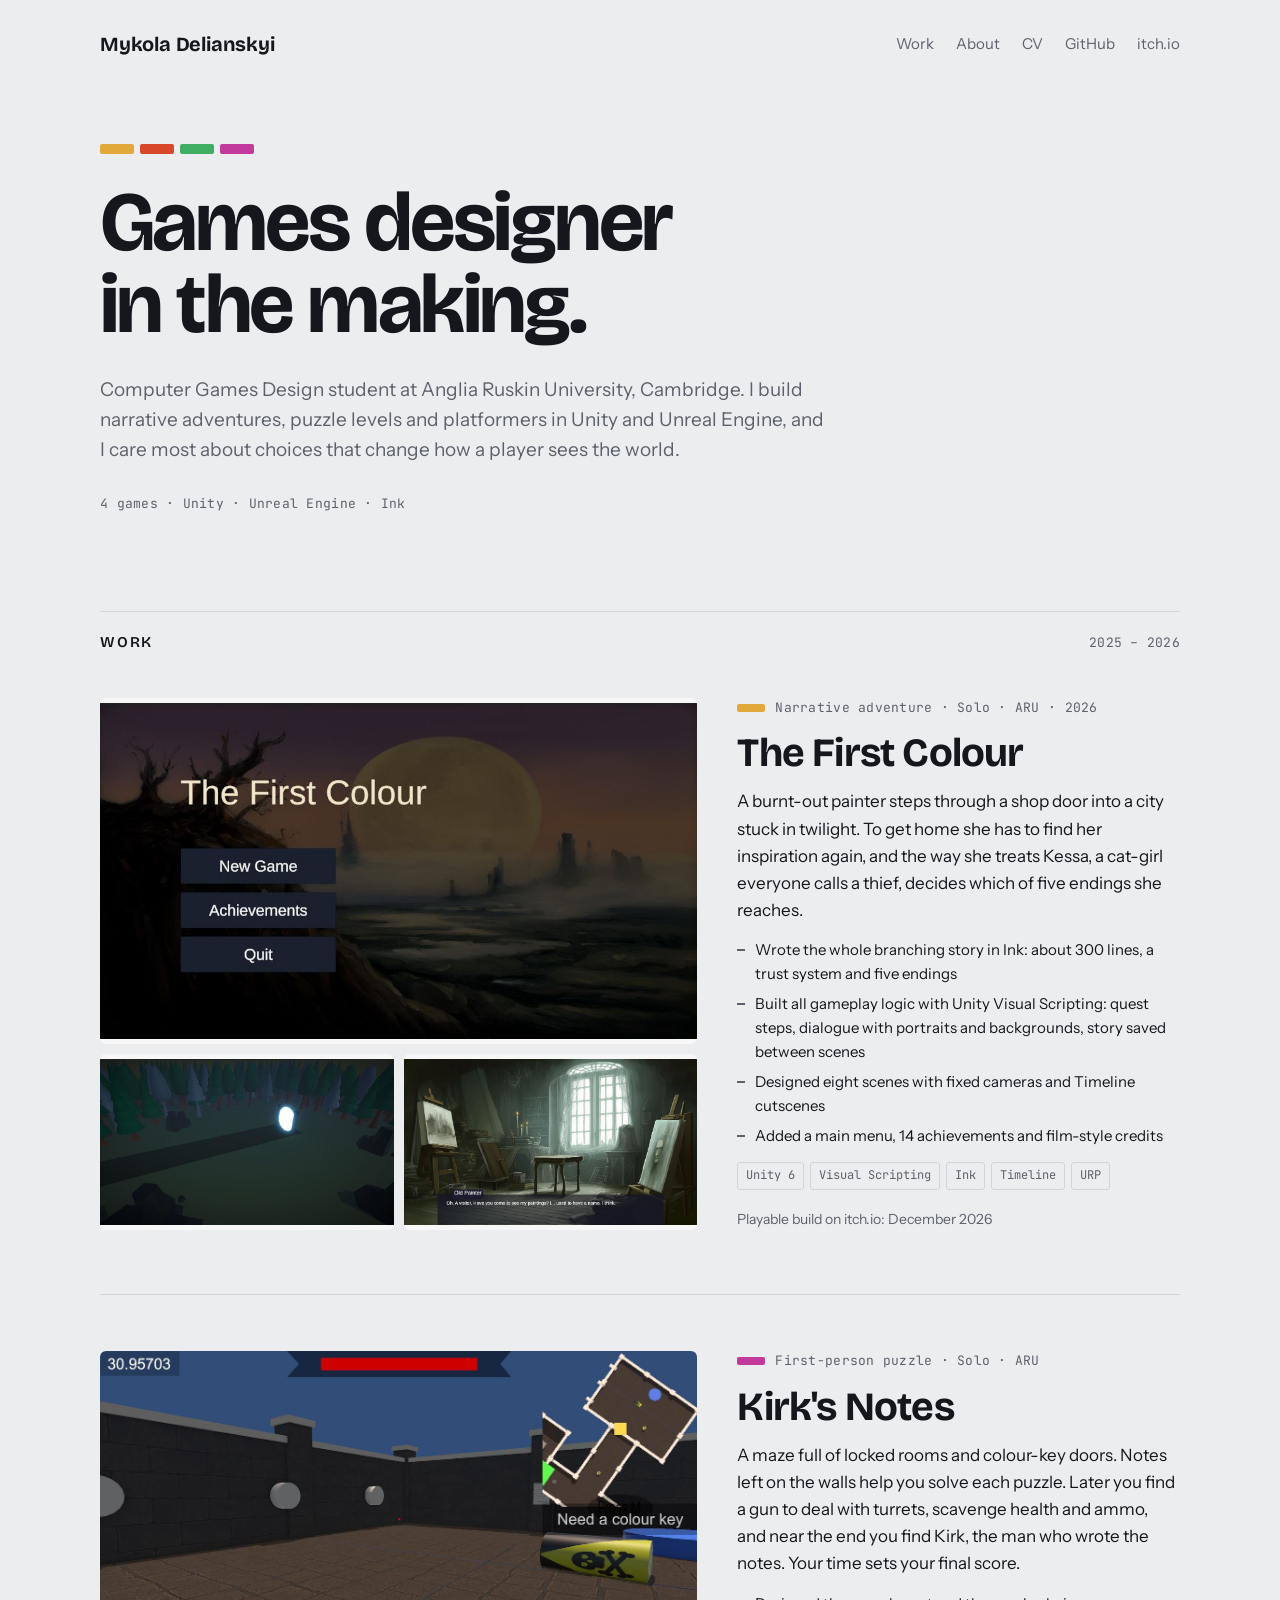
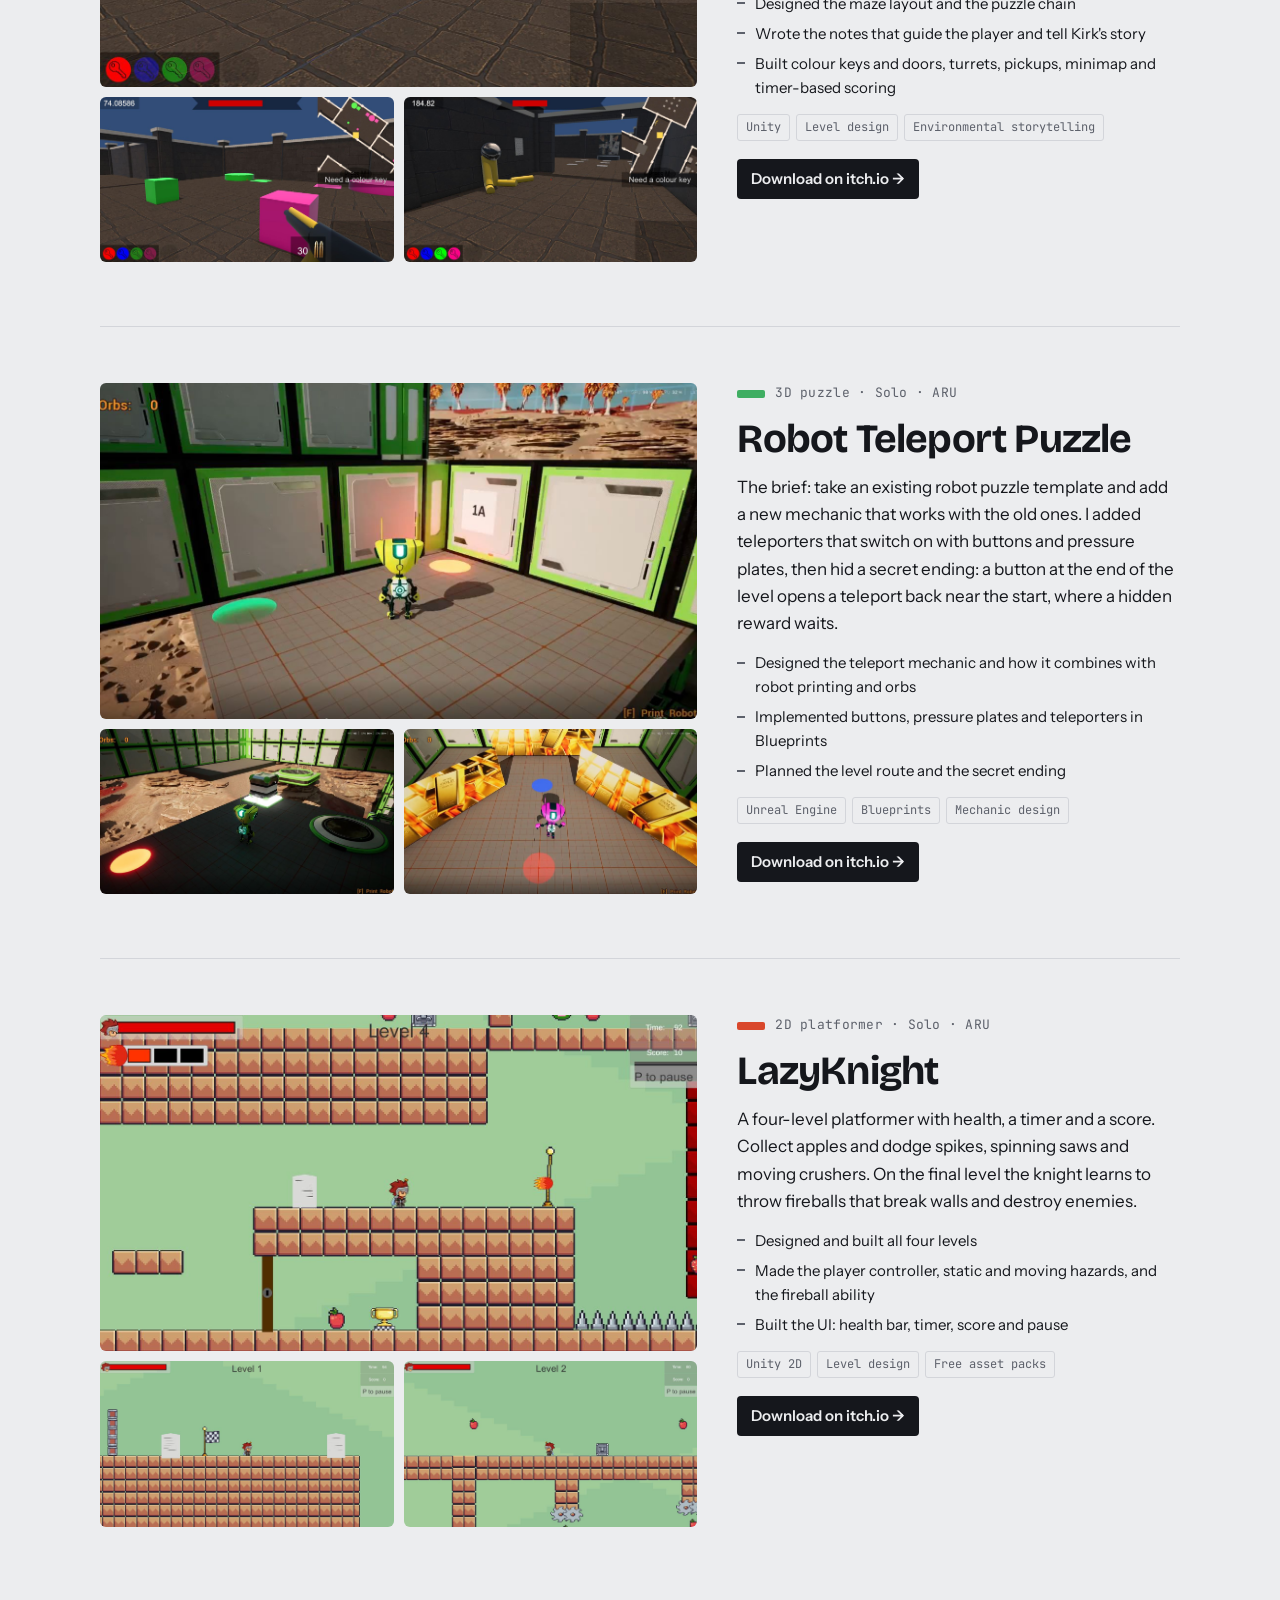
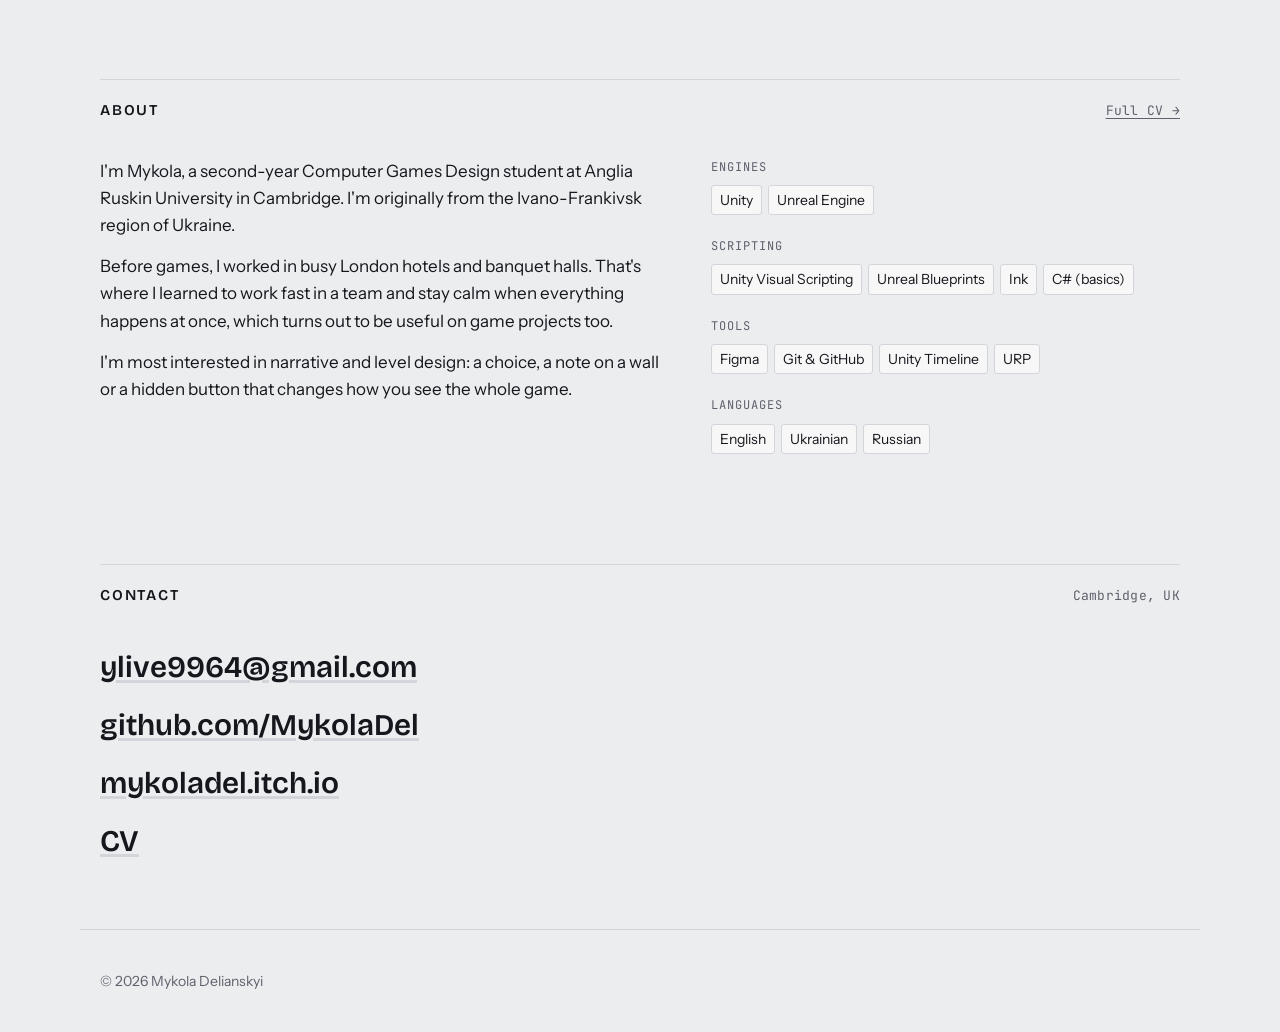
<file: index.html>
<!doctype html>
<html lang="en">
<head>
<meta charset="utf-8">
<meta name="viewport" content="width=device-width, initial-scale=1, viewport-fit=cover">
<title>Mykola Delianskyi · Games Design Portfolio</title>
<meta name="description" content="Portfolio of Mykola Delianskyi, Computer Games Design student at Anglia Ruskin University. Narrative, puzzle and platformer games made in Unity and Unreal Engine.">
<link rel="preconnect" href="https://fonts.googleapis.com">
<link rel="preconnect" href="https://fonts.gstatic.com" crossorigin>
<link rel="stylesheet" href="https://fonts.googleapis.com/css2?family=Bricolage+Grotesque:opsz,wght@12..96,600;12..96,700&family=Instrument+Sans:wght@400;500;600&family=JetBrains+Mono:wght@400&display=swap">
<link rel="stylesheet" href="style.css">
</head>
<body>

<header class="wrap top">
  <a class="brand" href="#">Mykola Delianskyi</a>
  <nav class="nav" aria-label="Main">
    <a href="#work">Work</a>
    <a href="#about">About</a>
    <a href="cv.html">CV</a>
    <a href="https://github.com/MykolaDel" target="_blank" rel="noopener">GitHub</a>
    <a href="https://mykoladel.itch.io" target="_blank" rel="noopener">itch.io</a>
  </nav>
</header>

<main>
<section class="wrap intro">
  <div class="swatches" aria-hidden="true">
    <span style="background:var(--c-fc)"></span><span style="background:var(--c-lk)"></span><span style="background:var(--c-robot)"></span><span style="background:var(--c-kirk)"></span>
  </div>
  <h1>Games designer in the making.</h1>
  <p>Computer Games Design student at Anglia Ruskin University, Cambridge. I build narrative adventures, puzzle levels and platformers in Unity and Unreal Engine, and I care most about choices that change how a player sees the world.</p>
  <span class="meta">4 games · Unity · Unreal Engine · Ink</span>
</section>

<section class="wrap sec" id="work">
  <div class="sec-head"><h2>Work</h2><span class="meta">2025 – 2026</span></div>

  <!-- The First Colour -->
  <article class="project">
    <div class="shots">
      <button type="button" aria-label="Enlarge: main menu"><img src="img/fc-menu.jpg" alt="The First Colour main menu over a painted valley under a huge moon" loading="lazy" width="925" height="528"></button>
      <button type="button" aria-label="Enlarge: portal"><img src="img/fc-portal.jpg" alt="A glowing portal in a misty elven forest" loading="lazy" width="925" height="525"></button>
      <button type="button" aria-label="Enlarge: ending"><img src="img/fc-ending.jpg" alt="Dialogue in the Dark ending, set in a dusty painter's workshop" loading="lazy" width="925" height="521"></button>
    </div>
    <div class="info">
      <span class="tag meta"><i style="background:var(--c-fc)"></i>Narrative adventure · Solo · ARU · 2026</span>
      <h3>The First Colour</h3>
      <p>A burnt-out painter steps through a shop door into a city stuck in twilight. To get home she has to find her inspiration again, and the way she treats Kessa, a cat-girl everyone calls a thief, decides which of five endings she reaches.</p>
      <ul class="role">
        <li>Wrote the whole branching story in Ink: about 300 lines, a trust system and five endings</li>
        <li>Built all gameplay logic with Unity Visual Scripting: quest steps, dialogue with portraits and backgrounds, story saved between scenes</li>
        <li>Designed eight scenes with fixed cameras and Timeline cutscenes</li>
        <li>Added a main menu, 14 achievements and film-style credits</li>
      </ul>
      <div class="chips"><span>Unity 6</span><span>Visual Scripting</span><span>Ink</span><span>Timeline</span><span>URP</span></div>
      <div class="links"><span class="soon">Playable build on itch.io: December 2026</span></div>
    </div>
  </article>

  <!-- Kirk's Notes -->
  <article class="project">
    <div class="shots">
      <button type="button" aria-label="Enlarge: colour key door"><img src="img/kirk-1.jpg" alt="First-person view of a stone maze with a colour-key prompt and minimap" loading="lazy" width="1280" height="719"></button>
      <button type="button" aria-label="Enlarge: colour puzzle"><img src="img/kirk-2.jpg" alt="Coloured blocks and pressure pads in a maze room, player holding a shotgun" loading="lazy" width="1280" height="719"></button>
      <button type="button" aria-label="Enlarge: Kirk"><img src="img/kirk-3.jpg" alt="The body of Kirk slumped against a wall near the end of the maze" loading="lazy" width="1280" height="719"></button>
    </div>
    <div class="info">
      <span class="tag meta"><i style="background:var(--c-kirk)"></i>First-person puzzle · Solo · ARU</span>
      <h3>Kirk's Notes</h3>
      <p>A maze full of locked rooms and colour-key doors. Notes left on the walls help you solve each puzzle. Later you find a gun to deal with turrets, scavenge health and ammo, and near the end you find Kirk, the man who wrote the notes. Your time sets your final score.</p>
      <ul class="role">
        <li>Designed the maze layout and the puzzle chain</li>
        <li>Wrote the notes that guide the player and tell Kirk's story</li>
        <li>Built colour keys and doors, turrets, pickups, minimap and timer-based scoring</li>
      </ul>
      <div class="chips"><span>Unity</span><span>Level design</span><span>Environmental storytelling</span></div>
      <div class="links"><a class="play" href="https://mykoladel.itch.io/kirks-notes" target="_blank" rel="noopener">Download on itch.io →</a></div>
    </div>
  </article>

  <!-- Robot Teleport -->
  <article class="project">
    <div class="shots">
      <button type="button" aria-label="Enlarge: teleport pads"><img src="img/robot-1.jpg" alt="Yellow robot standing between a green and an orange teleport pad" loading="lazy" width="1280" height="683"></button>
      <button type="button" aria-label="Enlarge: printer room"><img src="img/robot-2.jpg" alt="Robot next to a printing station and an exit hatch above a desert" loading="lazy" width="1280" height="683"></button>
      <button type="button" aria-label="Enlarge: gold corridor"><img src="img/robot-3.jpg" alt="Pink robot in a gold-walled corridor between two teleport pads" loading="lazy" width="1280" height="681"></button>
    </div>
    <div class="info">
      <span class="tag meta"><i style="background:var(--c-robot)"></i>3D puzzle · Solo · ARU</span>
      <h3>Robot Teleport Puzzle</h3>
      <p>The brief: take an existing robot puzzle template and add a new mechanic that works with the old ones. I added teleporters that switch on with buttons and pressure plates, then hid a secret ending: a button at the end of the level opens a teleport back near the start, where a hidden reward waits.</p>
      <ul class="role">
        <li>Designed the teleport mechanic and how it combines with robot printing and orbs</li>
        <li>Implemented buttons, pressure plates and teleporters in Blueprints</li>
        <li>Planned the level route and the secret ending</li>
      </ul>
      <div class="chips"><span>Unreal Engine</span><span>Blueprints</span><span>Mechanic design</span></div>
      <div class="links"><a class="play" href="https://mykoladel.itch.io/robot-teleport-puzzle" target="_blank" rel="noopener">Download on itch.io →</a></div>
    </div>
  </article>

  <!-- LazyKnight -->
  <article class="project">
    <div class="shots">
      <button type="button" aria-label="Enlarge: level 4"><img src="img/lk-4.jpg" alt="LazyKnight level 4 with fireball meter, trophy and spikes" loading="lazy" width="1280" height="719"></button>
      <button type="button" aria-label="Enlarge: level 1"><img src="img/lk-1.jpg" alt="LazyKnight level 1 start with checkpoint flag" loading="lazy" width="1280" height="719"></button>
      <button type="button" aria-label="Enlarge: level 2"><img src="img/lk-2.jpg" alt="LazyKnight level 2 with spinning saws and apples to collect" loading="lazy" width="1280" height="719"></button>
    </div>
    <div class="info">
      <span class="tag meta"><i style="background:var(--c-lk)"></i>2D platformer · Solo · ARU</span>
      <h3>LazyKnight</h3>
      <p>A four-level platformer with health, a timer and a score. Collect apples and dodge spikes, spinning saws and moving crushers. On the final level the knight learns to throw fireballs that break walls and destroy enemies.</p>
      <ul class="role">
        <li>Designed and built all four levels</li>
        <li>Made the player controller, static and moving hazards, and the fireball ability</li>
        <li>Built the UI: health bar, timer, score and pause</li>
      </ul>
      <div class="chips"><span>Unity 2D</span><span>Level design</span><span>Free asset packs</span></div>
      <div class="links"><a class="play" href="https://mykoladel.itch.io/lazyknight" target="_blank" rel="noopener">Download on itch.io →</a></div>
    </div>
  </article>
</section>

<section class="wrap sec" id="about">
  <div class="sec-head"><h2>About</h2><a class="meta" href="cv.html">Full CV →</a></div>
  <div class="cols">
    <div>
      <p>I'm Mykola, a second-year Computer Games Design student at Anglia Ruskin University in Cambridge. I'm originally from the Ivano-Frankivsk region of Ukraine.</p>
      <p>Before games, I worked in busy London hotels and banquet halls. That's where I learned to work fast in a team and stay calm when everything happens at once, which turns out to be useful on game projects too.</p>
      <p>I'm most interested in narrative and level design: a choice, a note on a wall or a hidden button that changes how you see the whole game.</p>
    </div>
    <div>
      <div class="skill-group"><h4>Engines</h4><div class="chips"><span>Unity</span><span>Unreal Engine</span></div></div>
      <div class="skill-group"><h4>Scripting</h4><div class="chips"><span>Unity Visual Scripting</span><span>Unreal Blueprints</span><span>Ink</span><span>C# (basics)</span></div></div>
      <div class="skill-group"><h4>Tools</h4><div class="chips"><span>Figma</span><span>Git &amp; GitHub</span><span>Unity Timeline</span><span>URP</span></div></div>
      <div class="skill-group"><h4>Languages</h4><div class="chips"><span>English</span><span>Ukrainian</span><span>Russian</span></div></div>
    </div>
  </div>
</section>

<section class="wrap sec" id="contact">
  <div class="sec-head"><h2>Contact</h2><span class="meta">Cambridge, UK</span></div>
  <div class="contact">
    <a href="mailto:ylive9964@gmail.com">ylive9964@gmail.com</a>
    <a href="https://github.com/MykolaDel" target="_blank" rel="noopener">github.com/MykolaDel</a>
    <a href="https://mykoladel.itch.io" target="_blank" rel="noopener">mykoladel.itch.io</a>
    <a href="cv.html">CV</a>
  </div>
</section>
</main>

<footer class="wrap">© 2026 Mykola Delianskyi</footer>

<dialog id="lightbox">
  <form method="dialog"><button>Close</button></form>
  <img alt="">
</dialog>
<script>
  const box = document.getElementById('lightbox');
  const big = box.querySelector('img');
  document.querySelectorAll('.shots button').forEach(b => b.addEventListener('click', () => {
    const img = b.querySelector('img'); big.src = img.src; big.alt = img.alt; box.showModal();
  }));
  box.addEventListener('click', e => { if (e.target === box) box.close(); });
</script>
</body>
</html>
</file>
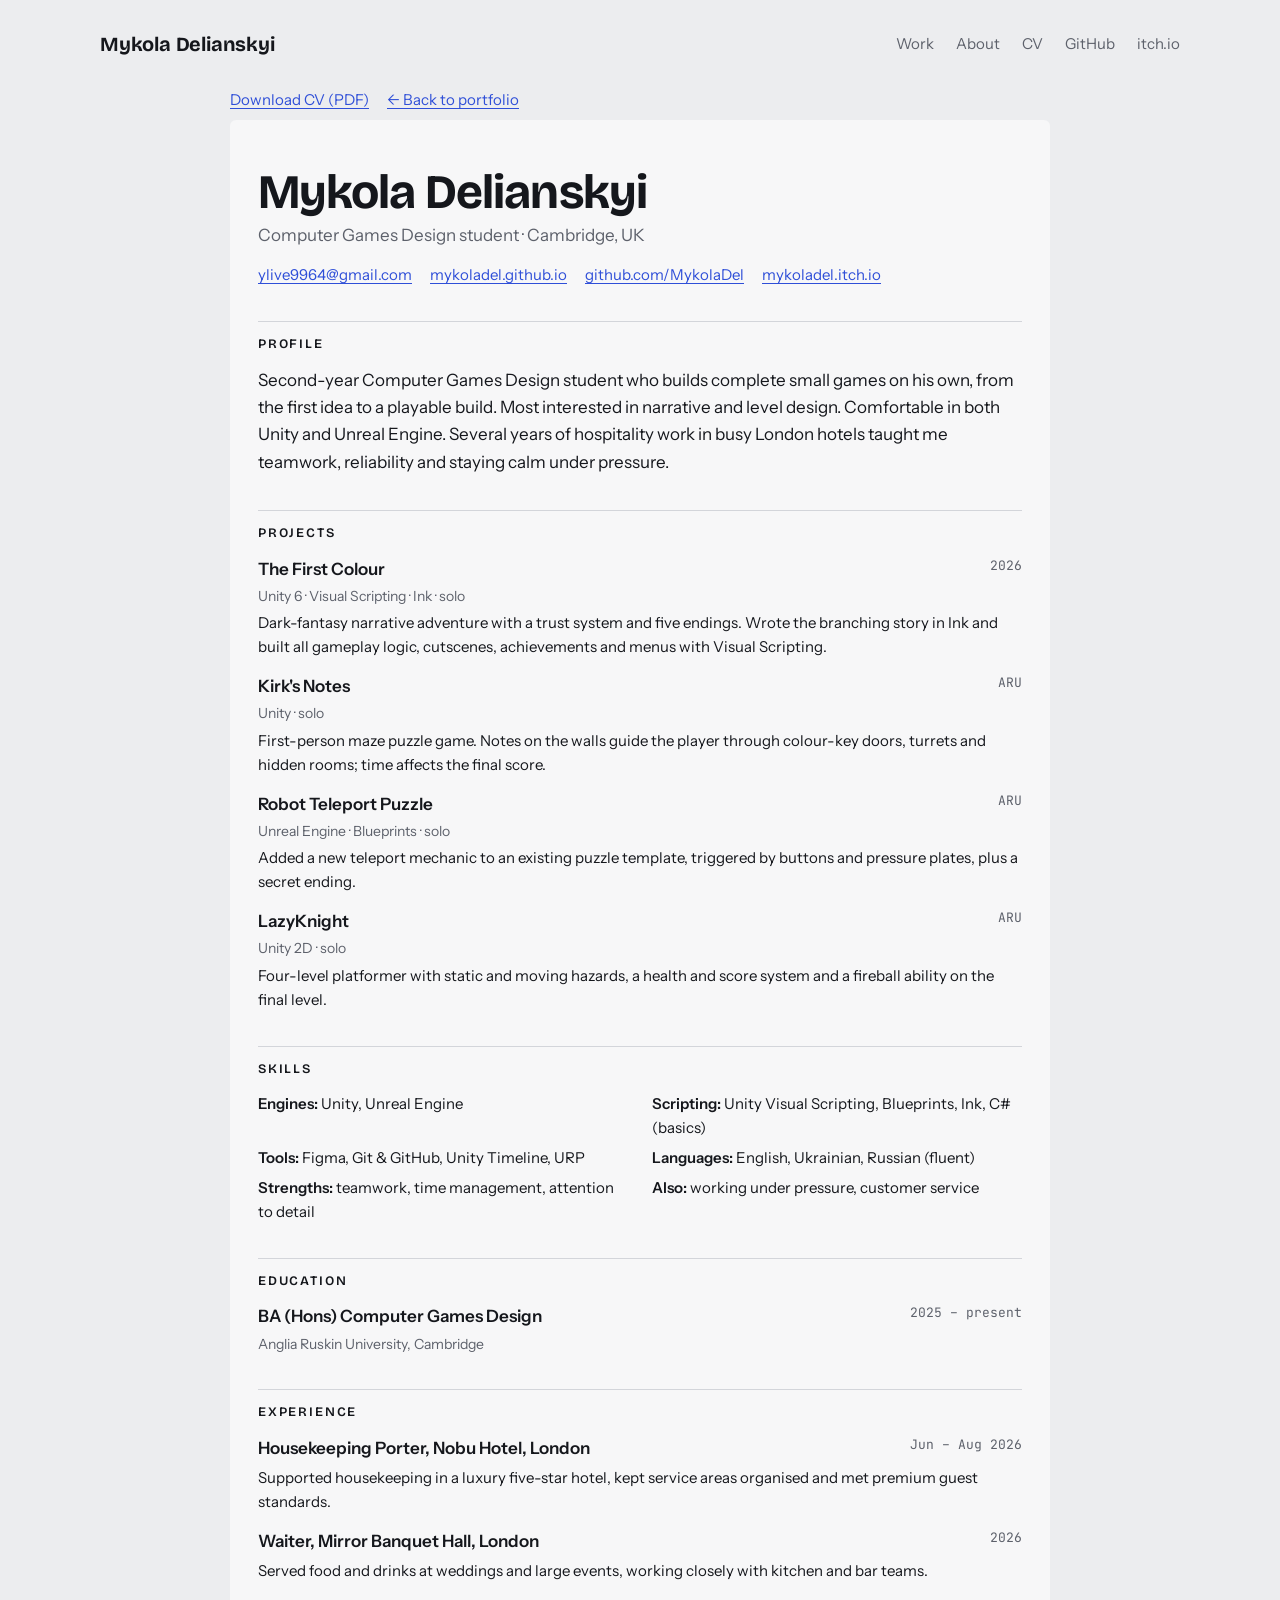
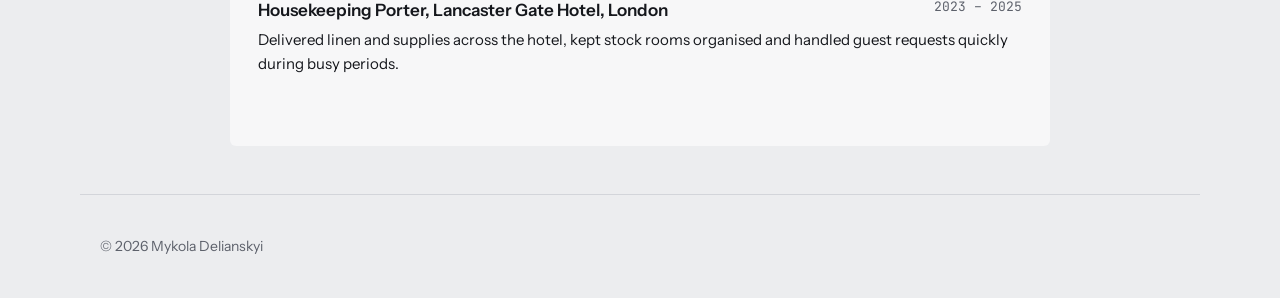
<file: cv.html>
<!doctype html>
<html lang="en">
<head>
<meta charset="utf-8">
<meta name="viewport" content="width=device-width, initial-scale=1, viewport-fit=cover">
<title>Mykola Delianskyi · CV</title>
<link rel="preconnect" href="https://fonts.googleapis.com">
<link rel="preconnect" href="https://fonts.gstatic.com" crossorigin>
<link rel="stylesheet" href="https://fonts.googleapis.com/css2?family=Bricolage+Grotesque:opsz,wght@12..96,600;12..96,700&family=Instrument+Sans:wght@400;500;600&family=JetBrains+Mono:wght@400&display=swap">
<link rel="stylesheet" href="style.css">
<style>
  .cv{max-width:820px;margin:0 auto;background:var(--surface);padding:48px max(28px,env(safe-area-inset-right,0px)) 56px max(28px,env(safe-area-inset-left,0px));border-radius:6px;margin-block:8px 48px}
  .cv h1{font-family:var(--display);font-size:clamp(34px,6vw,48px);letter-spacing:-.02em;line-height:1;margin:0 0 6px}
  .cv .lead{color:var(--muted);margin:0 0 14px}
  .cv .contacts{display:flex;flex-wrap:wrap;gap:6px 18px;font-size:15px;margin-bottom:8px}
  .cv h2{font-family:var(--display);font-size:13px;font-weight:600;text-transform:uppercase;letter-spacing:.14em;margin:34px 0 12px;padding-top:12px;border-top:1px solid var(--line)}
  .item{display:grid;grid-template-columns:minmax(0,1fr) auto;gap:2px 16px;margin-bottom:14px}
  .item b{font-weight:600}
  .item .when{font-family:var(--mono);font-size:13px;color:var(--muted);white-space:nowrap}
  .item p{grid-column:1 / -1;margin:2px 0 0;font-size:15px}
  .item .sub{grid-column:1 / -1;font-size:14px;color:var(--muted)}
  .skills{display:grid;grid-template-columns:repeat(2,minmax(0,1fr));gap:6px 24px;font-size:15px}
  .skills b{font-weight:600}
  .actions{max-width:820px;margin:0 auto;display:flex;gap:18px;flex-wrap:wrap;font-size:15px}
  @media (max-width:600px){.skills{grid-template-columns:1fr}.item{grid-template-columns:1fr}}
  @media print{
    :root{--bg:#fff;--surface:#fff;--ink:#111;--muted:#555;--line:#ccc;--link:#111}
    .top,.actions,footer{display:none}
    body{font-size:10pt;line-height:1.35}
    .item{margin-bottom:8px}.item p,.skills,.item .sub{font-size:9.5pt}
    .cv h1{font-size:26pt}
    .cv{padding:0;margin:0;max-width:none}
    .cv h2{margin:12px 0 6px;padding-top:6px}
    @page{size:A4;margin:12mm 15mm}
  }
</style>
</head>
<body>
<header class="wrap top">
  <a class="brand" href="index.html">Mykola Delianskyi</a>
  <nav class="nav" aria-label="Main">
    <a href="index.html#work">Work</a>
    <a href="index.html#about">About</a>
    <a href="cv.html" aria-current="page">CV</a>
    <a href="https://github.com/MykolaDel" target="_blank" rel="noopener">GitHub</a>
    <a href="https://mykoladel.itch.io" target="_blank" rel="noopener">itch.io</a>
  </nav>
</header>

<div class="wrap">
<div class="actions"><a href="cv.pdf" download>Download CV (PDF)</a><a href="index.html">← Back to portfolio</a></div>

<article class="cv">
  <h1>Mykola Delianskyi</h1>
  <p class="lead">Computer Games Design student · Cambridge, UK</p>
  <div class="contacts">
    <a href="mailto:ylive9964@gmail.com">ylive9964@gmail.com</a>
    <a href="https://mykoladel.github.io">mykoladel.github.io</a>
    <a href="https://github.com/MykolaDel">github.com/MykolaDel</a>
    <a href="https://mykoladel.itch.io">mykoladel.itch.io</a>
  </div>

  <h2>Profile</h2>
  <p style="margin:0">Second-year Computer Games Design student who builds complete small games on his own, from the first idea to a playable build. Most interested in narrative and level design. Comfortable in both Unity and Unreal Engine. Several years of hospitality work in busy London hotels taught me teamwork, reliability and staying calm under pressure.</p>

  <h2>Projects</h2>
  <div class="item"><b>The First Colour</b><span class="when">2026</span>
    <span class="sub">Unity 6 · Visual Scripting · Ink · solo</span>
    <p>Dark-fantasy narrative adventure with a trust system and five endings. Wrote the branching story in Ink and built all gameplay logic, cutscenes, achievements and menus with Visual Scripting.</p></div>
  <div class="item"><b>Kirk's Notes</b><span class="when">ARU</span>
    <span class="sub">Unity · solo</span>
    <p>First-person maze puzzle game. Notes on the walls guide the player through colour-key doors, turrets and hidden rooms; time affects the final score.</p></div>
  <div class="item"><b>Robot Teleport Puzzle</b><span class="when">ARU</span>
    <span class="sub">Unreal Engine · Blueprints · solo</span>
    <p>Added a new teleport mechanic to an existing puzzle template, triggered by buttons and pressure plates, plus a secret ending.</p></div>
  <div class="item"><b>LazyKnight</b><span class="when">ARU</span>
    <span class="sub">Unity 2D · solo</span>
    <p>Four-level platformer with static and moving hazards, a health and score system and a fireball ability on the final level.</p></div>

  <h2>Skills</h2>
  <div class="skills">
    <div><b>Engines:</b> Unity, Unreal Engine</div>
    <div><b>Scripting:</b> Unity Visual Scripting, Blueprints, Ink, C# (basics)</div>
    <div><b>Tools:</b> Figma, Git &amp; GitHub, Unity Timeline, URP</div>
    <div><b>Languages:</b> English, Ukrainian, Russian (fluent)</div>
    <div><b>Strengths:</b> teamwork, time management, attention to detail</div>
    <div><b>Also:</b> working under pressure, customer service</div>
  </div>

  <h2>Education</h2>
  <div class="item"><b>BA (Hons) Computer Games Design</b><span class="when">2025 – present</span>
    <span class="sub">Anglia Ruskin University, Cambridge</span></div>

  <h2>Experience</h2>
  <div class="item"><b>Housekeeping Porter, Nobu Hotel, London</b><span class="when">Jun – Aug 2026</span>
    <p>Supported housekeeping in a luxury five-star hotel, kept service areas organised and met premium guest standards.</p></div>
  <div class="item"><b>Waiter, Mirror Banquet Hall, London</b><span class="when">2026</span>
    <p>Served food and drinks at weddings and large events, working closely with kitchen and bar teams.</p></div>
  <div class="item"><b>Housekeeping Porter, Lancaster Gate Hotel, London</b><span class="when">2023 – 2025</span>
    <p>Delivered linen and supplies across the hotel, kept stock rooms organised and handled guest requests quickly during busy periods.</p></div>
</article>
</div>
<footer class="wrap">© 2026 Mykola Delianskyi</footer>
</body>
</html>
</file>
<file: style.css>
/* Concept: a near-monochrome page where colour belongs to the work. Each project brings its own accent swatch. */
:root{
  --bg:#ECEDEF; --surface:#F7F7F8; --ink:#15171C; --muted:#5D616B; --line:#D3D5DA;
  --link:#2F4FD8;
  --c-fc:#E0A93A; --c-lk:#D9472B; --c-robot:#3FAE62; --c-kirk:#C23A9B;
  --display:"Bricolage Grotesque", "Segoe UI", system-ui, sans-serif;
  --body:"Instrument Sans", "Segoe UI", system-ui, sans-serif;
  --mono:"JetBrains Mono", ui-monospace, Consolas, monospace;
}
@media (prefers-color-scheme: dark){:root:not([data-theme="light"]){
  --bg:#121317; --surface:#1A1C21; --ink:#ECEDF0; --muted:#A2A6B1; --line:#2B2E36; --link:#8EA4FF;
  --c-fc:#F0BD55; --c-lk:#F06A4E; --c-robot:#5CCB7E; --c-kirk:#E25DBA; color-scheme:dark}}
:root[data-theme="dark"]{
  --bg:#121317; --surface:#1A1C21; --ink:#ECEDF0; --muted:#A2A6B1; --line:#2B2E36; --link:#8EA4FF;
  --c-fc:#F0BD55; --c-lk:#F06A4E; --c-robot:#5CCB7E; --c-kirk:#E25DBA; color-scheme:dark}

*{box-sizing:border-box}
html{scroll-behavior:smooth}
@media (prefers-reduced-motion: reduce){html{scroll-behavior:auto}}
body{margin:0;background:var(--bg);color:var(--ink);font-family:var(--body);font-size:17px;line-height:1.6;-webkit-font-smoothing:antialiased}
img{max-width:100%;display:block}
a{color:var(--link);text-underline-offset:3px}
a:focus-visible,button:focus-visible{outline:2px solid var(--link);outline-offset:3px;border-radius:2px}

.wrap{max-width:1120px;margin:0 auto;padding-left:max(20px,env(safe-area-inset-left,0px));padding-right:max(20px,env(safe-area-inset-right,0px))}

/* header */
.top{padding-block:28px;display:flex;justify-content:space-between;align-items:center;gap:16px;flex-wrap:wrap}
.brand{font-family:var(--display);font-weight:700;font-size:20px;letter-spacing:-.01em;text-decoration:none;color:var(--ink)}
.nav{display:flex;gap:22px;flex-wrap:wrap;font-size:15px}
.nav a{color:var(--muted);text-decoration:none}
.nav a:hover{color:var(--ink)}

/* intro */
.intro{padding-block:56px 72px;display:grid;gap:28px}
.intro h1{font-family:var(--display);font-weight:700;font-size:clamp(40px,7vw,84px);line-height:.98;letter-spacing:-.03em;margin:0;text-wrap:balance;max-width:14ch}
.intro p{margin:0;max-width:56ch;color:var(--muted);font-size:19px}
.swatches{display:flex;gap:6px}
.swatches span{width:34px;height:10px;border-radius:2px}
.meta{font-family:var(--mono);font-size:13px;letter-spacing:.02em;color:var(--muted)}

/* section heads */
.sec{padding-block:24px 64px}
.sec-head{display:flex;align-items:baseline;justify-content:space-between;gap:12px;border-top:1px solid var(--line);padding-top:18px;margin-bottom:36px}
.sec-head h2{font-family:var(--display);font-size:15px;font-weight:600;text-transform:uppercase;letter-spacing:.12em;margin:0}

/* projects */
.project{display:grid;grid-template-columns:minmax(0,1.35fr) minmax(0,1fr);gap:40px;padding-block:8px 64px}
.project + .project{border-top:1px solid var(--line);padding-top:56px}
.shots{display:grid;grid-template-columns:1fr 1fr;gap:10px;min-width:0}
.shots button{all:unset;cursor:zoom-in;display:block;border-radius:6px;overflow:hidden;background:var(--surface)}
.shots button:first-child{grid-column:1 / -1}
.shots img{width:100%;height:auto;aspect-ratio:16/9;object-fit:cover;transition:transform .3s ease}
.shots button:hover img{transform:scale(1.02)}
@media (prefers-reduced-motion: reduce){.shots img{transition:none}}
.info{min-width:0;display:flex;flex-direction:column;gap:14px}
.tag{display:inline-flex;align-items:center;gap:10px}
.tag i{width:28px;height:8px;border-radius:2px;display:inline-block}
.info h3{font-family:var(--display);font-weight:700;font-size:clamp(28px,3.4vw,40px);line-height:1.05;letter-spacing:-.02em;margin:0;text-wrap:balance}
.info p{margin:0}
.role{margin:0;padding:0;list-style:none;display:grid;gap:6px;font-size:15px}
.role li{padding-left:18px;position:relative}
.role li::before{content:"";position:absolute;left:0;top:.7em;width:8px;height:2px;background:var(--muted)}
.chips{display:flex;flex-wrap:wrap;gap:6px}
.chips span{font-family:var(--mono);font-size:12px;padding:3px 8px;border:1px solid var(--line);border-radius:3px;color:var(--muted)}
.links{display:flex;gap:16px;flex-wrap:wrap;font-size:15px;padding-top:4px}
.soon{color:var(--muted);font-size:14px}
.play{display:inline-block;padding:8px 14px;border-radius:4px;background:var(--ink);color:var(--bg);text-decoration:none;font-weight:600}
.play:hover{opacity:.85}

/* about / skills */
.cols{display:grid;grid-template-columns:minmax(0,1.2fr) minmax(0,1fr);gap:48px}
.cols p{margin:0 0 14px;max-width:60ch}
.skill-group{margin-bottom:22px}
.skill-group h4{font-family:var(--mono);font-size:12px;font-weight:400;letter-spacing:.08em;text-transform:uppercase;color:var(--muted);margin:0 0 8px}
.skill-group .chips span{font-family:var(--body);font-size:14px;color:var(--ink);background:var(--surface)}

/* contact */
.contact{display:grid;gap:10px;font-size:clamp(22px,3vw,30px);font-family:var(--display);font-weight:600}
.contact a{color:var(--ink);text-decoration-color:var(--line)}
.contact a:hover{text-decoration-color:var(--ink)}
footer{padding-block:40px;color:var(--muted);font-size:14px;border-top:1px solid var(--line)}

/* lightbox */
dialog{border:0;padding:0;background:transparent;max-width:min(1280px,94vw)}
dialog::backdrop{background:rgba(10,11,14,.88)}
dialog img{border-radius:6px;max-height:86vh;width:auto;margin:auto}
dialog form{text-align:right;margin-bottom:8px}
dialog button{background:none;border:1px solid rgba(255,255,255,.4);color:#fff;font:14px var(--body);padding:4px 12px;border-radius:4px;cursor:pointer}

@media (max-width:820px){
  .project,.cols{grid-template-columns:1fr;gap:24px}
  .intro{padding-block:32px 48px}
}
</file>
